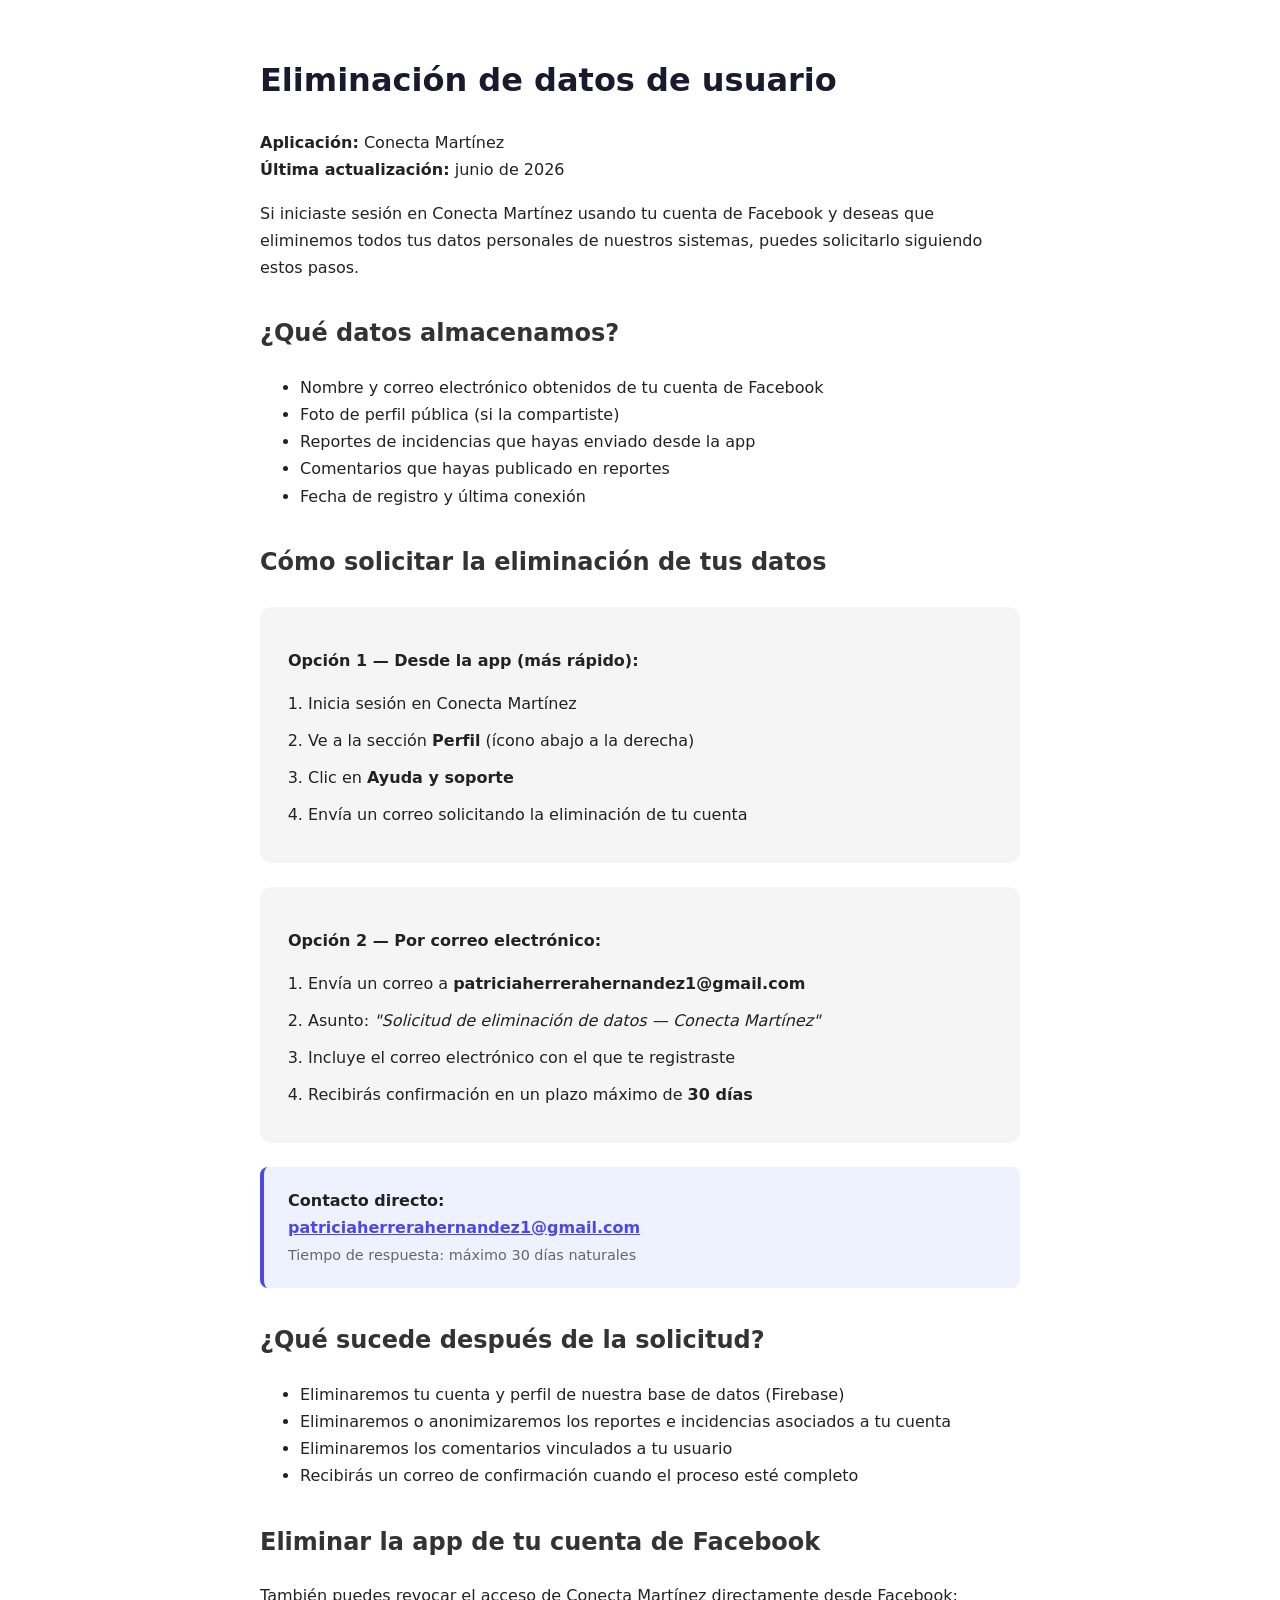
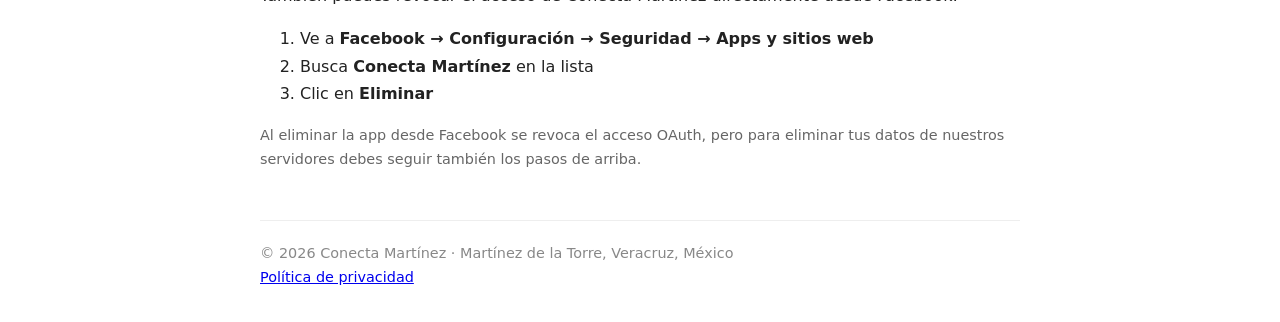
<file: eliminar-datos.html>
<!DOCTYPE html>
<html lang="es">
<head>
  <meta charset="UTF-8">
  <meta name="viewport" content="width=device-width, initial-scale=1.0">
  <title>Eliminación de datos — Conecta Martínez</title>
  <style>
    body { font-family: system-ui, sans-serif; max-width: 760px; margin: 0 auto; padding: 32px 20px; color: #222; line-height: 1.7; }
    h1 { color: #1a1a2e; }
    h2 { color: #333; margin-top: 32px; }
    .steps { background: #f5f5f5; border-radius: 12px; padding: 24px 28px; margin: 24px 0; }
    .steps ol { margin: 0; padding-left: 20px; }
    .steps li { margin-bottom: 10px; }
    .contact-box { background: #eef2ff; border-left: 4px solid #4f46e5; border-radius: 8px; padding: 20px 24px; margin: 24px 0; }
    .contact-box a { color: #4f46e5; font-weight: 600; }
    .note { color: #666; font-size: .9rem; }
    footer { margin-top: 48px; color: #888; font-size: .9rem; border-top: 1px solid #eee; padding-top: 20px; }
  </style>
</head>
<body>
  <h1>Eliminación de datos de usuario</h1>
  <p><strong>Aplicación:</strong> Conecta Martínez<br>
     <strong>Última actualización:</strong> junio de 2026</p>

  <p>Si iniciaste sesión en Conecta Martínez usando tu cuenta de Facebook y deseas que eliminemos todos tus datos personales de nuestros sistemas, puedes solicitarlo siguiendo estos pasos.</p>

  <h2>¿Qué datos almacenamos?</h2>
  <ul>
    <li>Nombre y correo electrónico obtenidos de tu cuenta de Facebook</li>
    <li>Foto de perfil pública (si la compartiste)</li>
    <li>Reportes de incidencias que hayas enviado desde la app</li>
    <li>Comentarios que hayas publicado en reportes</li>
    <li>Fecha de registro y última conexión</li>
  </ul>

  <h2>Cómo solicitar la eliminación de tus datos</h2>

  <div class="steps">
    <p><strong>Opción 1 — Desde la app (más rápido):</strong></p>
    <ol>
      <li>Inicia sesión en Conecta Martínez</li>
      <li>Ve a la sección <strong>Perfil</strong> (ícono abajo a la derecha)</li>
      <li>Clic en <strong>Ayuda y soporte</strong></li>
      <li>Envía un correo solicitando la eliminación de tu cuenta</li>
    </ol>
  </div>

  <div class="steps">
    <p><strong>Opción 2 — Por correo electrónico:</strong></p>
    <ol>
      <li>Envía un correo a <strong>patriciaherrerahernandez1@gmail.com</strong></li>
      <li>Asunto: <em>"Solicitud de eliminación de datos — Conecta Martínez"</em></li>
      <li>Incluye el correo electrónico con el que te registraste</li>
      <li>Recibirás confirmación en un plazo máximo de <strong>30 días</strong></li>
    </ol>
  </div>

  <div class="contact-box">
    <strong>Contacto directo:</strong><br>
    <a href="mailto:patriciaherrerahernandez1@gmail.com">patriciaherrerahernandez1@gmail.com</a><br>
    <span class="note">Tiempo de respuesta: máximo 30 días naturales</span>
  </div>

  <h2>¿Qué sucede después de la solicitud?</h2>
  <ul>
    <li>Eliminaremos tu cuenta y perfil de nuestra base de datos (Firebase)</li>
    <li>Eliminaremos o anonimizaremos los reportes e incidencias asociados a tu cuenta</li>
    <li>Eliminaremos los comentarios vinculados a tu usuario</li>
    <li>Recibirás un correo de confirmación cuando el proceso esté completo</li>
  </ul>

  <h2>Eliminar la app de tu cuenta de Facebook</h2>
  <p>También puedes revocar el acceso de Conecta Martínez directamente desde Facebook:</p>
  <ol>
    <li>Ve a <strong>Facebook → Configuración → Seguridad → Apps y sitios web</strong></li>
    <li>Busca <strong>Conecta Martínez</strong> en la lista</li>
    <li>Clic en <strong>Eliminar</strong></li>
  </ol>
  <p class="note">Al eliminar la app desde Facebook se revoca el acceso OAuth, pero para eliminar tus datos de nuestros servidores debes seguir también los pasos de arriba.</p>

  <footer>
    © 2026 Conecta Martínez · Martínez de la Torre, Veracruz, México<br>
    <a href="privacidad.html">Política de privacidad</a>
  </footer>
</body>
</html>
</file>
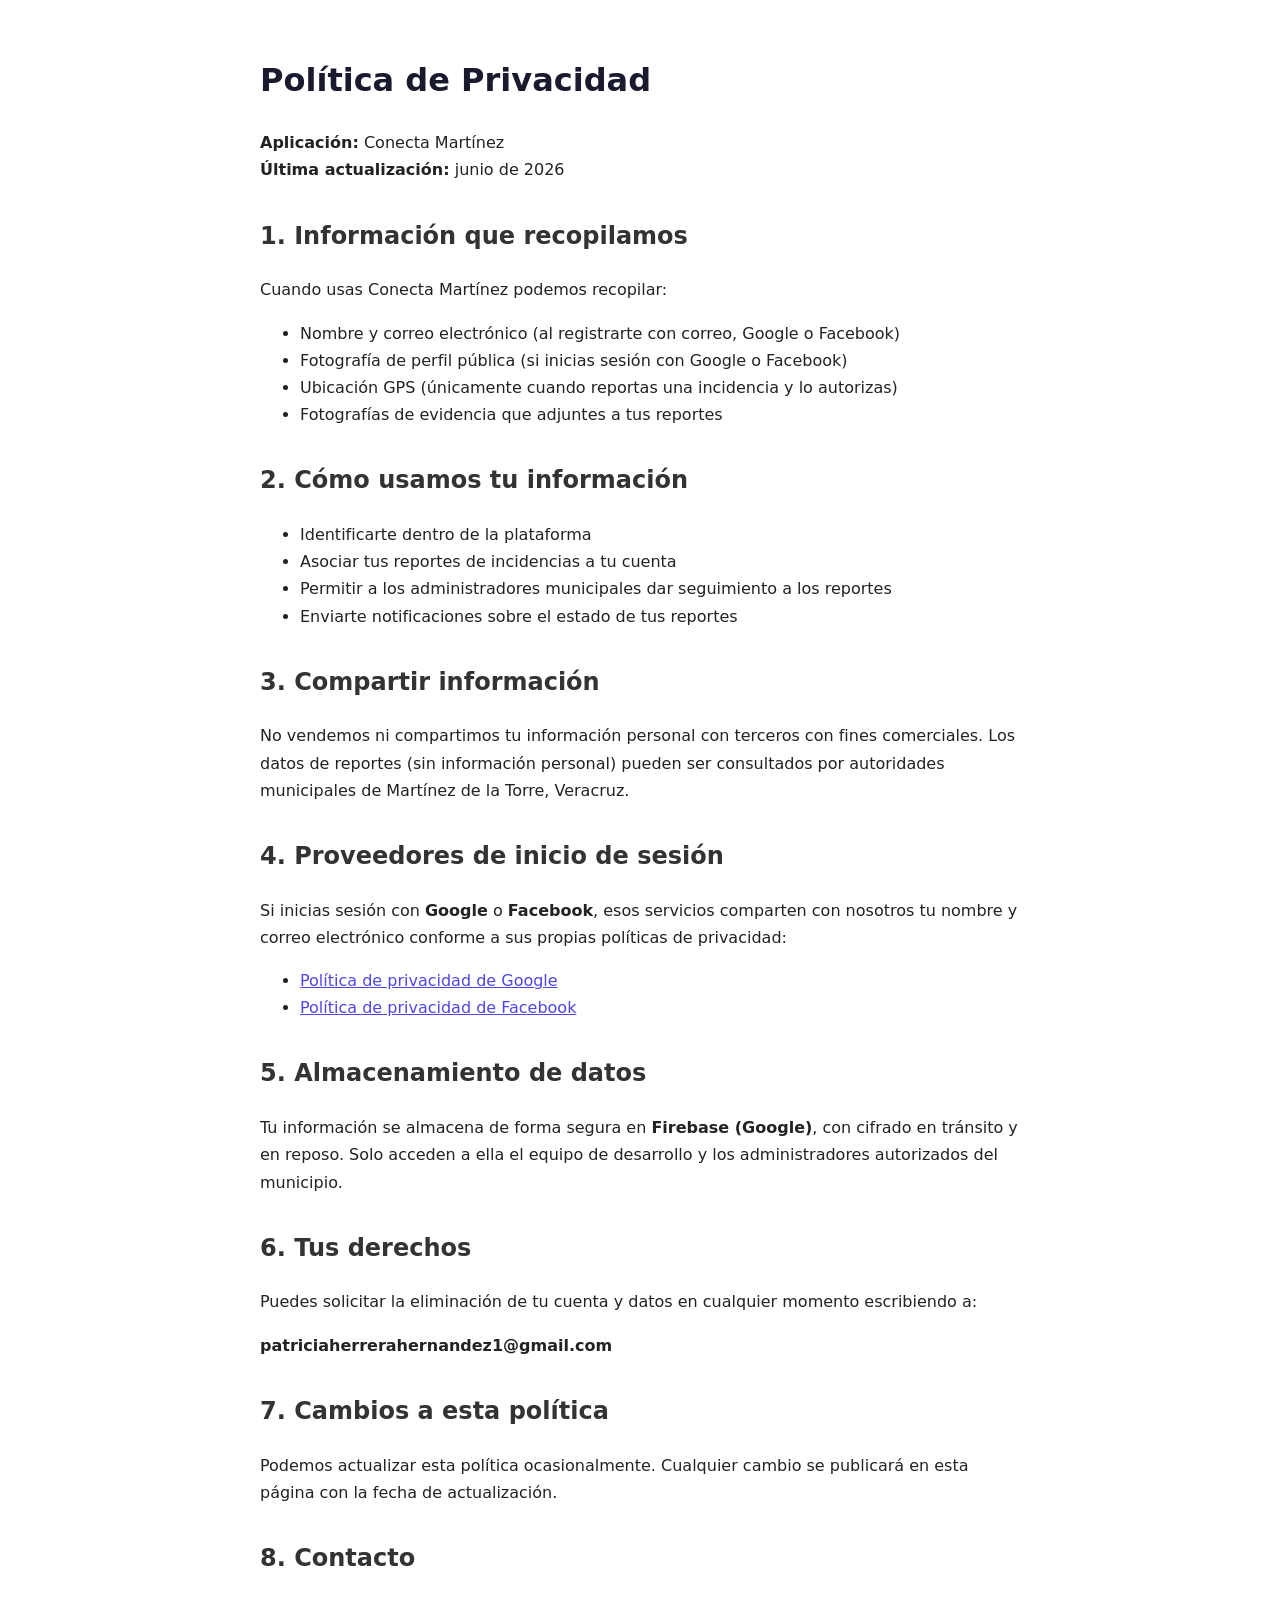
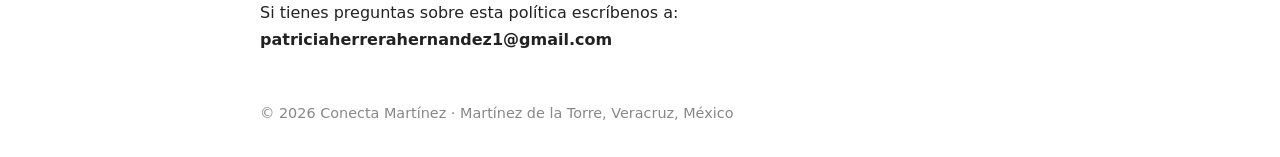
<file: privacidad.html>
<!DOCTYPE html>
<html lang="es">
<head>
  <meta charset="UTF-8">
  <meta name="viewport" content="width=device-width, initial-scale=1.0">
  <title>Política de Privacidad — Conecta Martínez</title>
  <style>
    body { font-family: system-ui, sans-serif; max-width: 760px; margin: 0 auto; padding: 32px 20px; color: #222; line-height: 1.7; }
    h1 { color: #1a1a2e; }
    h2 { color: #333; margin-top: 32px; }
    a { color: #4f46e5; }
    footer { margin-top: 48px; color: #888; font-size: .9rem; }
  </style>
</head>
<body>
  <h1>Política de Privacidad</h1>
  <p><strong>Aplicación:</strong> Conecta Martínez<br>
     <strong>Última actualización:</strong> junio de 2026</p>

  <h2>1. Información que recopilamos</h2>
  <p>Cuando usas Conecta Martínez podemos recopilar:</p>
  <ul>
    <li>Nombre y correo electrónico (al registrarte con correo, Google o Facebook)</li>
    <li>Fotografía de perfil pública (si inicias sesión con Google o Facebook)</li>
    <li>Ubicación GPS (únicamente cuando reportas una incidencia y lo autorizas)</li>
    <li>Fotografías de evidencia que adjuntes a tus reportes</li>
  </ul>

  <h2>2. Cómo usamos tu información</h2>
  <ul>
    <li>Identificarte dentro de la plataforma</li>
    <li>Asociar tus reportes de incidencias a tu cuenta</li>
    <li>Permitir a los administradores municipales dar seguimiento a los reportes</li>
    <li>Enviarte notificaciones sobre el estado de tus reportes</li>
  </ul>

  <h2>3. Compartir información</h2>
  <p>No vendemos ni compartimos tu información personal con terceros con fines comerciales. Los datos de reportes (sin información personal) pueden ser consultados por autoridades municipales de Martínez de la Torre, Veracruz.</p>

  <h2>4. Proveedores de inicio de sesión</h2>
  <p>Si inicias sesión con <strong>Google</strong> o <strong>Facebook</strong>, esos servicios comparten con nosotros tu nombre y correo electrónico conforme a sus propias políticas de privacidad:</p>
  <ul>
    <li><a href="https://policies.google.com/privacy" target="_blank">Política de privacidad de Google</a></li>
    <li><a href="https://www.facebook.com/privacy/policy/" target="_blank">Política de privacidad de Facebook</a></li>
  </ul>

  <h2>5. Almacenamiento de datos</h2>
  <p>Tu información se almacena de forma segura en <strong>Firebase (Google)</strong>, con cifrado en tránsito y en reposo. Solo acceden a ella el equipo de desarrollo y los administradores autorizados del municipio.</p>

  <h2>6. Tus derechos</h2>
  <p>Puedes solicitar la eliminación de tu cuenta y datos en cualquier momento escribiendo a:</p>
  <p><strong>patriciaherrerahernandez1@gmail.com</strong></p>

  <h2>7. Cambios a esta política</h2>
  <p>Podemos actualizar esta política ocasionalmente. Cualquier cambio se publicará en esta página con la fecha de actualización.</p>

  <h2>8. Contacto</h2>
  <p>Si tienes preguntas sobre esta política escríbenos a: <strong>patriciaherrerahernandez1@gmail.com</strong></p>

  <footer>© 2026 Conecta Martínez · Martínez de la Torre, Veracruz, México</footer>
</body>
</html>
</file>
